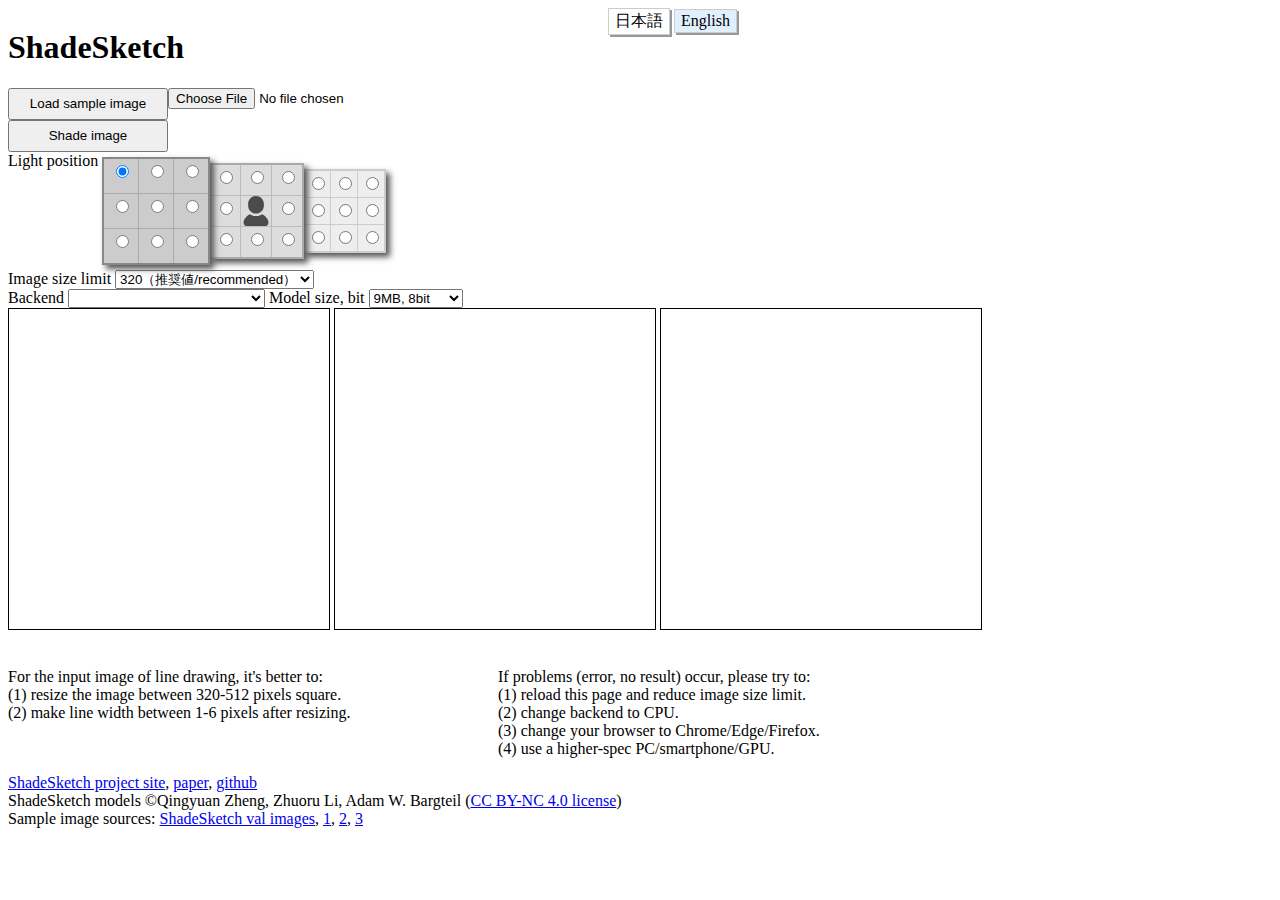
<file: docs/shadesketch/index.html>
<!DOCTYPE html>
<html>
  <head>
    <meta charset="utf-8"/>
    <meta name="viewport" content="width=device-width,initial-scale=1">
    <link rel="stylesheet" type="text/css" href="shadesketch.css">
  </head>
  <body>


<div style="display: flex;">
    <h1 class="langCng" lang="ja" style="width: 600px;">ShadeSketch 線画の自動陰影付け</h1>
    <h1 class="langCng" lang="en" style="width: 600px;">ShadeSketch</h1>
    <div id="langradio">
      <input type="radio" name="langKbn" id="jaLangRadio" onClick="langSet('ja')">
      <label for="jaLangRadio">日本語</label>
      <input type="radio" name="langKbn" id="enLangRadio" onClick="langSet('en')">
      <label for="enLangRadio">English</label>
    </div>
</div>


<div style="display: flex;">
  <button type="button" style="width: 160px; height: 32px;" onclick = "loadSampleImage('line_canvas');">
    <span class="langCng" lang="ja">サンプル画像読み込み</span>
    <span class="langCng" lang="en">Load sample image</span>
  </button>
  <input type="file" onChange="loadLocalImage(this.files, 'line_canvas')">
</div>

<div style="display: flex;">
  <button type="button" style="width: 160px; height: 32px;" onclick="executeShading();">
    <span class="langCng" lang="ja">陰影付け</span>
    <span class="langCng" lang="en">Shade image</span>
  </button>
</div>

<div id="lposTables" style="display: flex; align-items: flex-start;">
  <span class="langCng" lang="ja">光源位置&nbsp;</span>
  <span class="langCng" lang="en">Light position&nbsp;</span>
  <table id="lposFront">
    <tr>
      <td><label><input type="radio" value="810" name="lpos" checked></label></td>
      <td><label><input type="radio" value="110" name="lpos"></label></td>
      <td><label><input type="radio" value="210" name="lpos"></label></td>
    </tr>
    <tr>
      <td><label><input type="radio" value="710" name="lpos"></label></td>
      <td><label><input type="radio" value="002" name="lpos"></label></td>
      <td><label><input type="radio" value="310" name="lpos"></label></td>
    </tr>
    <tr>
      <td><label><input type="radio" value="610" name="lpos"></label></td>
      <td><label><input type="radio" value="510" name="lpos"></label></td>
      <td><label><input type="radio" value="410" name="lpos"></label></td>
    </tr>
  </table>
  <table id="lposSide">
    <tr>
      <td><label><input type="radio" value="820" name="lpos"></label></td>
      <td><label><input type="radio" value="120" name="lpos"></label></td>
      <td><label><input type="radio" value="220" name="lpos"></label></td>
    </tr>
    <tr>
      <td><label><input type="radio" value="720" name="lpos"></label></td>
      <td id="lposPerson"></td>
      <td><label><input type="radio" value="320" name="lpos"></label></td>
    </tr>
    <tr>
      <td><label><input type="radio" value="620" name="lpos"></label></td>
      <td><label><input type="radio" value="520" name="lpos"></label></td>
      <td><label><input type="radio" value="420" name="lpos"></label></td>
    </tr>
  </table>
  <table id="lposBack">
    <tr>
      <td><label><input type="radio" value="830" name="lpos"></label></td>
      <td><label><input type="radio" value="130" name="lpos"></label></td>
      <td><label><input type="radio" value="230" name="lpos"></label></td>
    </tr>
    <tr>
      <td><label><input type="radio" value="730" name="lpos"></label></td>
      <td><label><input type="radio" value="001" name="lpos"></label></td>
      <td><label><input type="radio" value="330" name="lpos"></label></td>
    </tr>
    <tr>
      <td><label><input type="radio" value="630" name="lpos"></label></td>
      <td><label><input type="radio" value="530" name="lpos"></label></td>
      <td><label><input type="radio" value="430" name="lpos"></label></td>
    </tr>
  </table>
</div>

<div>
  <span class="langCng" lang="ja">最大解像度</span>
  <span class="langCng" lang="en">Image size limit</span>
  <select id="max_size">
    <option>128</option>
    <option>256</option>
    <option value="320" selected>320（推奨値/recommended）</option>
    <option>480</option>
    <option>640</option>
    <option>800</option>
    <option>960</option>
    <option>1280</option>
    <option>1600</option>
  </select><br>

  <span class="langCng" lang="ja">バックエンド</span>
  <span class="langCng" lang="en">Backend</span>
  <select id="backend_name" onChange="resetBackend();">
    <option value="auto" selected></option>
    <option value="webgl">WebGL (high memory usage)</option>
    <option value="cpu">CPU (slow)</option>
  </select>

  <span class="langCng" lang="ja">モデルサイズ, ビット数</span>
  <span class="langCng" lang="en">Model size, bit</span>
  <select id="shader_bit">
    <option value="8" selected>9MB, 8bit</option>
    <option value="16">18MB, 16bit</option>
    <option value="32">37MB, 32bit</option>
  </select>
</div>

<div>
  <canvas id="line_canvas" width="320" height="320"></canvas>
  <canvas id="overlay_canvas" width="320" height="320"></canvas>
  <canvas id="shade_canvas" width="320" height="320"></canvas>
</div><br>

<div style="display: flex; flex-wrap: wrap; max-width: 970px;">
  <p class="langCng" lang="ja" style="width: 490px;">
    入力線画はサンプル画像に似せた方が綺麗に陰影付けできます。<br>
    (1) 画像を320x320～512x512ピクセル程度にリサイズ。<br>
    (2) リサイズ後の線幅が1～6ピクセルになるよう前処理。
  </p>
  <p class="langCng" lang="en" style="width: 490px;">
    For the input image of line drawing, it's better to:<br>
    (1) resize the image between 320-512 pixels square.<br>
    (2) make line width between 1-6 pixels after resizing.
  </p>

  <p class="langCng" lang="ja" style="width: 480px;">
    エラー時、3分待っても結果が出ない時の対処法<br>
    (1) ページを再読み込みし、最大解像度を下げて実行し直す。<br>
    (2) バックエンドをCPUに変える。<br>
    (3) ブラウザをChrome/Edge/Firefoxに変える。<br>
    (4) PC・スマホ・GPUのスペックを上げる。
  </p>
  <p class="langCng" lang="en" style="width: 480px;">
    If problems (error, no result) occur, please try to:<br>
    (1) reload this page and reduce image size limit.<br>
    (2) change backend to CPU.<br>
    (3) change your browser to Chrome/Edge/Firefox.<br>
    (4) use a higher-spec PC/smartphone/GPU.
  </p>
</div>
<div class="langCng" lang="ja">
  <a href="https://cal.cs.umbc.edu/Papers/Zheng-2020-Shade/" target="_blank">ShadeSketchプロジェクトページ</a>,
  <a href="https://arxiv.org/abs/2002.11812" target="_blank">論文</a>,
  <a href="https://github.com/qyzdao/ShadeSketch" target="_blank">github</a><br>
  ShadeSketch学習済みモデル &copy;Qingyuan Zheng, Zhuoru Li, Adam W. Bargteil
  (<a href="https://creativecommons.org/licenses/by-nc/4.0/" target="_blank">CC BY-NC 4.0 license</a>)<br>
  サンプル画像元：
  <a href="https://github.com/qyzdao/ShadeSketch" target="_blank">ShadeSketch評価画像</a>,
  <a href="https://www.pixiv.net/artworks/56736941" target="_blank">1</a>,
  <a href="https://www.pixiv.net/artworks/5895302" target="_blank">2</a>,
  <a href="https://www.pixiv.net/artworks/56537426" target="_blank">3</a>
</div>
<div class="langCng" lang="en">
  <a href="https://cal.cs.umbc.edu/Papers/Zheng-2020-Shade/" target="_blank">ShadeSketch project site</a>,
  <a href="https://arxiv.org/abs/2002.11812" target="_blank">paper</a>,
  <a href="https://github.com/qyzdao/ShadeSketch" target="_blank">github</a><br>
  ShadeSketch models &copy;Qingyuan Zheng, Zhuoru Li, Adam W. Bargteil
  (<a href="https://creativecommons.org/licenses/by-nc/4.0/" target="_blank">CC BY-NC 4.0 license</a>)<br>
  Sample image sources:
  <a href="https://github.com/qyzdao/ShadeSketch" target="_blank">ShadeSketch val images</a>,
  <a href="https://www.pixiv.net/artworks/56736941" target="_blank">1</a>,
  <a href="https://www.pixiv.net/artworks/5895302" target="_blank">2</a>,
  <a href="https://www.pixiv.net/artworks/56537426" target="_blank">3</a>
</div>


    <!--<script src="https://cdn.jsdelivr.net/npm/@tensorflow/tfjs@latest"> </script>-->
    <script src="./tfjs.js"> </script>
    <!--<script src="https://cdn.jsdelivr.net/npm/@tensorflow/tfjs-backend-wasm/dist/tf-backend-wasm.js"> </script>-->
    <script src="./shadesketch.js"> </script>
    <script src="./changelanguage.js"> </script>
  </body>
</html>
</file>
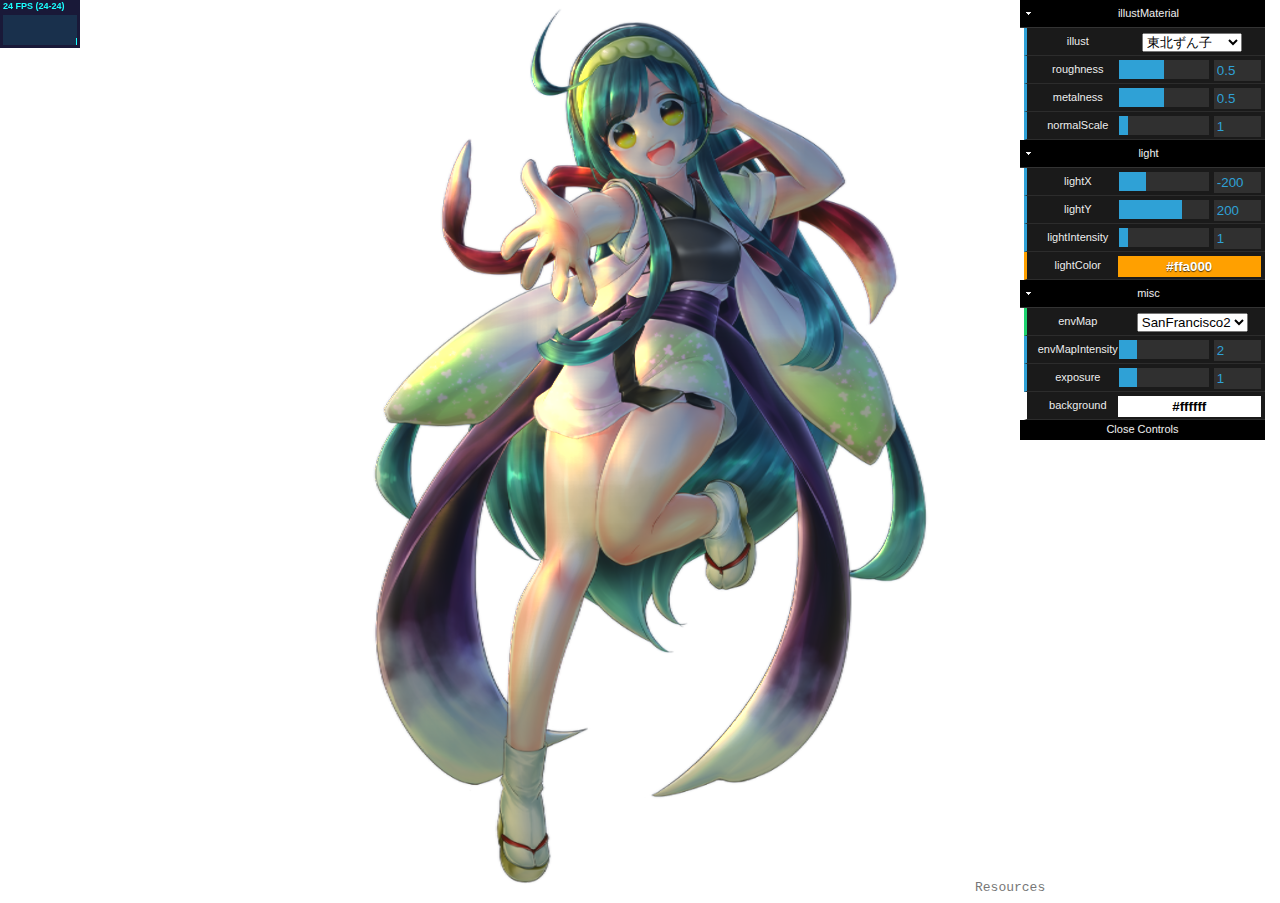
<file: docs/envmaps.html>
<!DOCTYPE html>
<html lang="en">
	<head>
		<title>Environment mapping with Deep Normals</title>
		<meta charset="utf-8">
		<meta name="viewport" content="width=device-width, user-scalable=no, minimum-scale=1.0, maximum-scale=1.0">
		<style>
			body {
				color: #777;
				font-family:Monospace;
				font-size:13px;
				text-align:center;

				background-color: #fff;

				margin: 0px;
				overflow: hidden;
			}
			a { color: #00f }

			#info {
				position: absolute;
				bottom: 0px; right: 0px; width: 300px;
				padding: 5px;
				text-align: left;
				background-color: #fff;
			}
			
			#resources {
				display: none;
			}
		</style>
	</head>
	<body>

		<div id="container"></div>

		<script src="js/three.js"></script>
		<script src="js/controls/OrbitControls.js"></script>

		<script src="js/loaders/RGBELoader.js"></script>
		<script src="js/loaders/HDRCubeTextureLoader.js"></script>

		<script src="js/WebGL.js"></script>
		<script src="js/libs/stats.min.js"></script>

		<script src="js/pmrem/PMREMGenerator.js"></script>
		<script src="js/pmrem/PMREMCubeUVPacker.js"></script>
		<script src="js/libs/dat.gui.min.js"></script>

		<script>

			if ( WEBGL.isWebGLAvailable() === false ) {
				document.body.appendChild( WEBGL.getWebGLErrorMessage() );
			}

			var params = {
				illust: 0,
				roughness: 0.5,
				metalness: 0.5,
				normalScale: 1.0,
				lightX: -200,
				lightY: 200,
				lightIntensity: 1.0,
				lightColor: "#ffa000",
				envMap: 'SanFrancisco2',
				envMapIntensity: 2.0,
				exposure: 1.0,
				background: "#ffffff"
			};

			var container, stats;
			var camera, scene, renderer, controls, rotationObjects = [];
			var cubeRenderTargets = {};
			var envMapNames = [ 'SanFrancisco2', 'Lycksele', 'Yokohama', 'pisaLDR', 'pisaHDR', 'white', 'none' ];
			var envMapUrls = {
				'SanFrancisco2': genCubeUrls( './images/cube/SanFrancisco2_512/', '.jpg' ),
				'Lycksele': genCubeUrls( './images/cube/Lycksele_512/', '.jpg' ),
				'Yokohama': genCubeUrls( './images/cube/Yokohama_512/', '.jpg' ),
				'pisaLDR': genCubeUrls( './images/cube/pisa/', '.png' ),
				'pisaHDR': genCubeUrls( './images/cube/pisaHDR/', '.hdr' ),
				'white': genCubeUrls( './images/cube/white/', '.png' )
			};

			var illust_dict = {
				'東北ずん子': 0,
				'プロ生ちゃん': 1,
				'江風': 2
			}
			var textureUrls = [
				'images/illust/zunko.png',
				'images/illust/pronama.png',
				'images/illust/kawakaze.png'
			];
			var normalMapUrls = [
				'images/illust/zunko_normal.png',
				'images/illust/pronama_normal.png',
				'images/illust/kawakaze_normal.png'
			];

			var illustMaterial;
			var loader = new THREE.TextureLoader();
			var textures = [], normalMaps = [];
			var plane, pointLight;

			init();
			loadEnvMap();
			initObjects();
			initGui();
			animate();

			function init() {
				container = document.createElement( 'div' );
				document.body.appendChild( container );

				camera = new THREE.PerspectiveCamera( 90, window.innerWidth / window.innerHeight, 1, 1000 );
				camera.position.set( 0, 0, 100 );

				scene = new THREE.Scene();
				scene.background = new THREE.Color( 0xffffff );

				renderer = new THREE.WebGLRenderer();
				renderer.toneMapping = THREE.LinearToneMapping;

				renderer.setPixelRatio( window.devicePixelRatio );
				renderer.setSize( window.innerWidth, window.innerHeight );
				container.appendChild( renderer.domElement );

				renderer.gammaInput = true;
				renderer.gammaOutput = true;

				stats = new Stats();
				container.appendChild( stats.dom );

				controls = new THREE.OrbitControls( camera, renderer.domElement );
				controls.minDistance = 50;
				controls.maxDistance = 300;

				window.addEventListener( 'resize', onWindowResize, false );
			}

			function initCube( cubeMap, cubeMapName, isHdr ) {
				if (!isHdr) {
					cubeMap.encoding = THREE.GammaEncoding;
				}

				var pmremGenerator = new THREE.PMREMGenerator( cubeMap );
				pmremGenerator.update( renderer );

				var pmremCubeUVPacker = new THREE.PMREMCubeUVPacker( pmremGenerator.cubeLods );
				pmremCubeUVPacker.update( renderer );

				cubeRenderTargets[cubeMapName] = pmremCubeUVPacker.CubeUVRenderTarget;

				cubeMap.dispose();
				pmremGenerator.dispose();
				pmremCubeUVPacker.dispose();
			}

			function genCubeUrls( prefix, postfix ) {
				return [
					prefix + 'px' + postfix, prefix + 'nx' + postfix,
					prefix + 'py' + postfix, prefix + 'ny' + postfix,
					prefix + 'pz' + postfix, prefix + 'nz' + postfix
				];
			}

			function initObjects() {
				for(var illustId = 0; illustId < textureUrls.length; illustId++){
					var texture = loader.load(textureUrls[illustId]);
					var normalMap = loader.load(normalMapUrls[illustId]);
					textures.push(texture);
					normalMaps.push(normalMap);
				}				
					
				illustMaterial = new THREE.MeshStandardMaterial( {
					color: 0xffffff,
					map: textures[params.illust],
					normalMap: normalMaps[params.illust],
					metalness: params.metalness,
					roughness: params.roughness,
					transparent: true,
					side: THREE.DoubleSide
				} );

				var planeGeometry = new THREE.PlaneGeometry(1, 1);
				plane = new THREE.Mesh(planeGeometry, illustMaterial);
				scene.add(plane);
				// rotationObjects.push( plane );

				pointLight = new THREE.PointLight( params.lightColor, 1);
				pointLight.position.set( 0, 0, 50 );
				scene.add( pointLight );
			}

			function initGui() {
				var gui = new dat.GUI();

				let Folder1, Floder2, Folder3;
				Folder1 = gui.addFolder('illustMaterial');
				Folder1.add( params, 'illust', illust_dict ).onChange(
					function(illust) {
						illustMaterial.map = textures[illust];
						illustMaterial.normalMap = normalMaps[illust];
					});
				Folder1.add( params, 'roughness', 0, 1 );
				Folder1.add( params, 'metalness', 0, 1 );
				Folder1.add( params, 'normalScale', 0, 10 );

				Folder2 = gui.addFolder('light');
				Folder2.add( params, 'lightX', -500, 500 );
				Folder2.add( params, 'lightY', -500, 500 );
				Folder2.add( params, 'lightIntensity', 0, 10 );
				Folder2.addColor(params, 'lightColor');

				Folder3 = gui.addFolder('misc');
				Folder3.add( params, 'envMap', envMapNames ).onChange(
					function() {
						if (( cubeRenderTargets[params.envMap] !== undefined )
							  || (params.envMap === 'none')) {
							changeEnvMap();
						} else {
							loadEnvMap();
						}
					}
				);
				Folder3.add( params, 'envMapIntensity', 0, 10 );
				Folder3.add( params, 'exposure', 0, 5 );
				Folder3.addColor(params, 'background');

				gui.open();
				Folder1.open();
				Folder2.open();
				Folder3.open();
			}

			function loadEnvMap() {
				if ( params.envMap == 'pisaHDR' ) {
					new THREE.HDRCubeTextureLoader().load(THREE.UnsignedByteType, envMapUrls[params.envMap],
						function (cubeMap) {
							initCube(cubeMap, params.envMap, true);
							changeEnvMap();
						}
					);
				} else {
					new THREE.CubeTextureLoader().load(envMapUrls[params.envMap],
						function (cubeMap) {
							initCube(cubeMap, params.envMap, false);
							changeEnvMap();
						}
					);
				}
			}

			function changeEnvMap() {
				illustMaterial.envMap = cubeRenderTargets[params.envMap] ? cubeRenderTargets[params.envMap].texture : null;
				illustMaterial.needsUpdate = true;
			}

			function onWindowResize() {
				var width = window.innerWidth;
				var height = window.innerHeight;

				camera.aspect = width / height;
				camera.updateProjectionMatrix();

				renderer.setSize( width, height );
			}

			function animate() {
				requestAnimationFrame( animate );

				stats.begin();
				render();
				stats.end();
			}

			function render() {
				if ( illustMaterial !== undefined ) {
					illustMaterial.roughness = params.roughness;
					illustMaterial.metalness = params.metalness;
					illustMaterial.normalScale.set( params.normalScale, params.normalScale );
					illustMaterial.envMapIntensity = params.envMapIntensity;
				}

				if(textures[params.illust].image !== undefined) {
					var width = textures[params.illust].image.width;
					var height = textures[params.illust].image.height;
					var scaling = 200 / Math.max(width, height)
					plane.scale.set(width * scaling, height * scaling, 1);
				}

				scene.background.setHex( params.background.replace('#', '0x') );
				pointLight.position.x = params.lightX;
				pointLight.position.y = params.lightY;
				pointLight.intensity = params.lightIntensity;
				pointLight.color.setHex( params.lightColor.replace('#', '0x') );

				for (var i = 0, l = rotationObjects.length; i < l; i++) {
					var object = rotationObjects[ i ];
					object.rotation.y += 0.005;
				}
				renderer.toneMappingExposure = params.exposure;
				renderer.render( scene, camera );
			}

		</script>

		<script>
			var isOpenResources = false;
			function displayResources() {
				if (!isOpenResources) {
					document.getElementById("resources").style.display = "block";
					isOpenResources = true;
				} else {
					document.getElementById("resources").style.display = "none";
					isOpenResources = false;
				}
			}
		</script>

		<div id="info">
			<div onclick="displayResources()">Resources</div>
			<ul id="resources">
				<li>
					Normal estimation from line drawings: <a href="https://github.com/V-Sense/DeepNormals" target="_blank" rel="noopener">Deep Normals</a>
				</li>
				<li>
					<a href="https://threejs.org/examples/webgl_materials_envmaps_hdr.html" target="_blank" rel="noopener">three.js example</a> 
					by Prashant Sharma and <a href="http://clara.io/" target="_blank" rel="noopener">Ben Houston</a>
				</li>
				<li>
					CubeMap textures (SanFrancisco2, Lycksele, Yokohama) by 
					<a href="http://www.humus.name/index.php?page=Textures" target="_blank" rel="noopener">Emil Persson, aka Humus</a> /CC BY 3.0
				</li>
				<li>
					<a href="https://zunko.jp/con_illust.html" target="_blank" rel="noopener">東北ずん子</a>
					<a href="https://zunko.jp/guideline.html" target="_blank" rel="noopener">（ガイドライン）</a>
				</li>
				<li>
					<a href="https://kei.pronama.jp/download/" target="_blank" rel="noopener">プロ生ちゃん（暮井 慧）</a>
					<a href="https://kei.pronama.jp/guideline/" target="_blank" rel="noopener">（ガイドライン）</a>
				</li>
				<li>
					<a href="https://bowlroll.net/file/106876" target="_blank" rel="noopener">cham式江風</a>
					<a href="https://kimu3.net/20170404/7332" target="_blank" rel="noopener">（艦これガイドライン）</a>
				</li>
			</ul>
		</div>

	</body>
</html>
</file>
<file: docs/shadesketch/shadesketch.css>
@charset "UTF-8";

canvas {
  border: 1px solid;
}

#langradio input[type="radio"]{
  display    : none;
}
#langradio label{
  display    : inline-block;
  border     : 1px solid #ccc;
  box-shadow : 2px 2px #999;
  padding    : 2px 6px;
}
#langradio input[type="radio"]:checked + label {
  background : #e0f0ff;
}

#lposFront {
  background: #ccc;
  border: 2px solid #888;
  position: relative;
  left:  0px;
  top:   0px;
  z-index: 3;
  box-shadow: 4px 4px 6px #555;
}
#lposSide {
  background: #ddd;
  border: 2px solid #aaa;
  position: relative;
  left: -2px;
  top:   6px;
  z-index: 2;
  box-shadow: 4px 4px 6px #555;
}
#lposBack {
  background: #eee;
  border: 2px solid #ccc;
  position: relative;
  left: -4px;
  top:  12px;
  z-index: 1;
  box-shadow: 4px 4px 6px #555;
}
#lposFront td {
  border: 1px solid #aaa;
  width:  32px;
  height: 32px;
}
#lposSide td {
  border: 1px solid #bbb;
  width:  28px;
  height: 28px;
}
#lposBack td {
  border: 1px solid #ccc;
  width:  24px;
  height: 24px;
}

#lposTables table{
  border-collapse: collapse;
  margin: 5px 0px;
}
#lposTables td {
  text-align: center;
  vertical-align: middle;
}
#lposTables td input {
  text-align: center;
  vertical-align: middle;
}
#lposTables td label {
  display: block;
  width:  100%;
  height: 100%;
}
#lposPerson {
  background-image: url("icons/person.svg");
  background-size: 100%;
  background-repeat: no-repeat;
}
</file>
